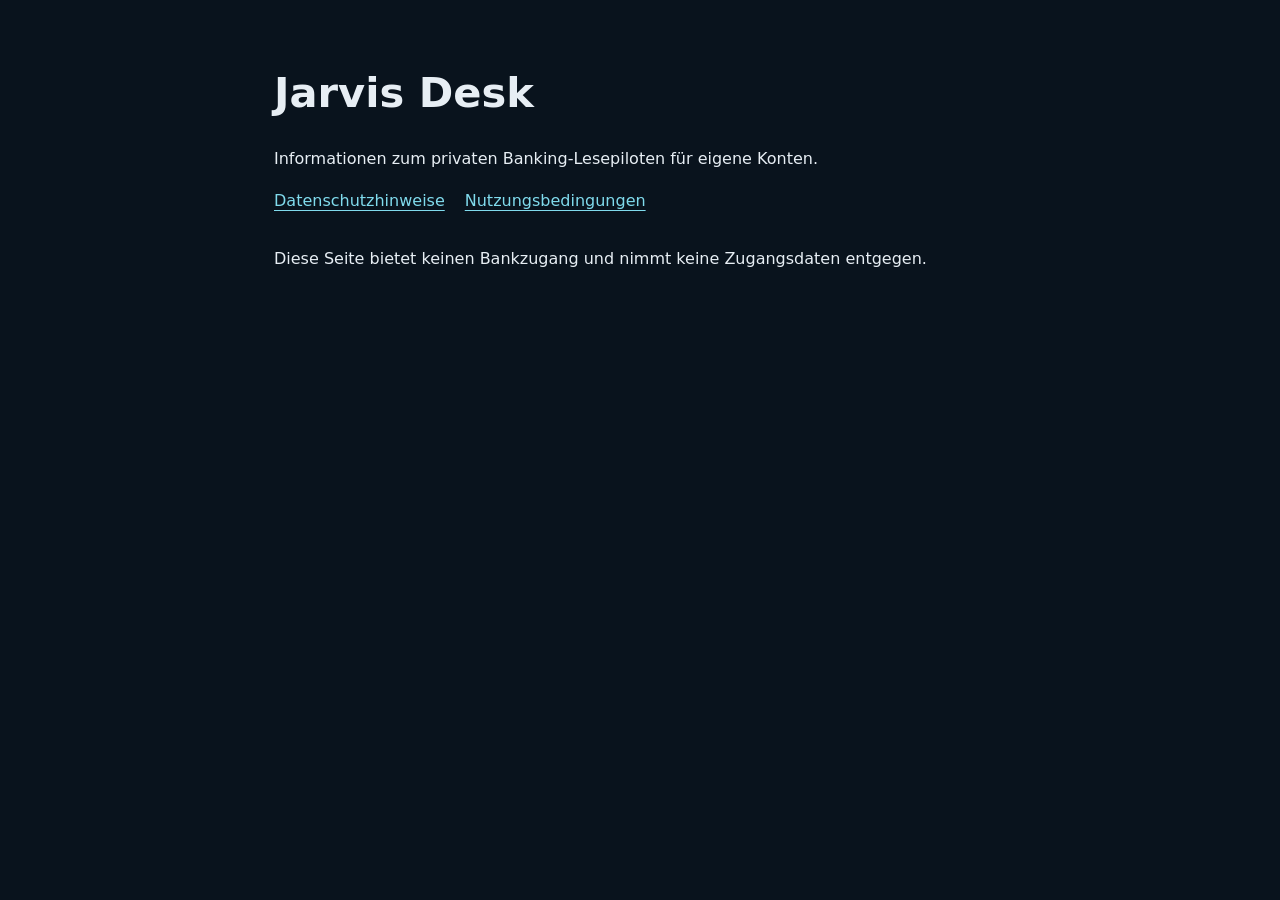
<file: index.html>
<!doctype html>
<html lang="de">
<head>
  <meta charset="utf-8">
  <meta name="viewport" content="width=device-width, initial-scale=1">
  <meta name="robots" content="noindex, nofollow">
  <title>Jarvis Desk – Banking-Informationen</title>
  <link rel="stylesheet" href="style.css">
</head>
<body><main>
  <h1>Jarvis Desk</h1>
  <p>Informationen zum privaten Banking-Lesepiloten für eigene Konten.</p>
  <nav aria-label="Informationsseiten"><a href="privacy.html">Datenschutzhinweise</a><a href="terms.html">Nutzungsbedingungen</a></nav>
  <p>Diese Seite bietet keinen Bankzugang und nimmt keine Zugangsdaten entgegen.</p>
</main></body>
</html>
</file>
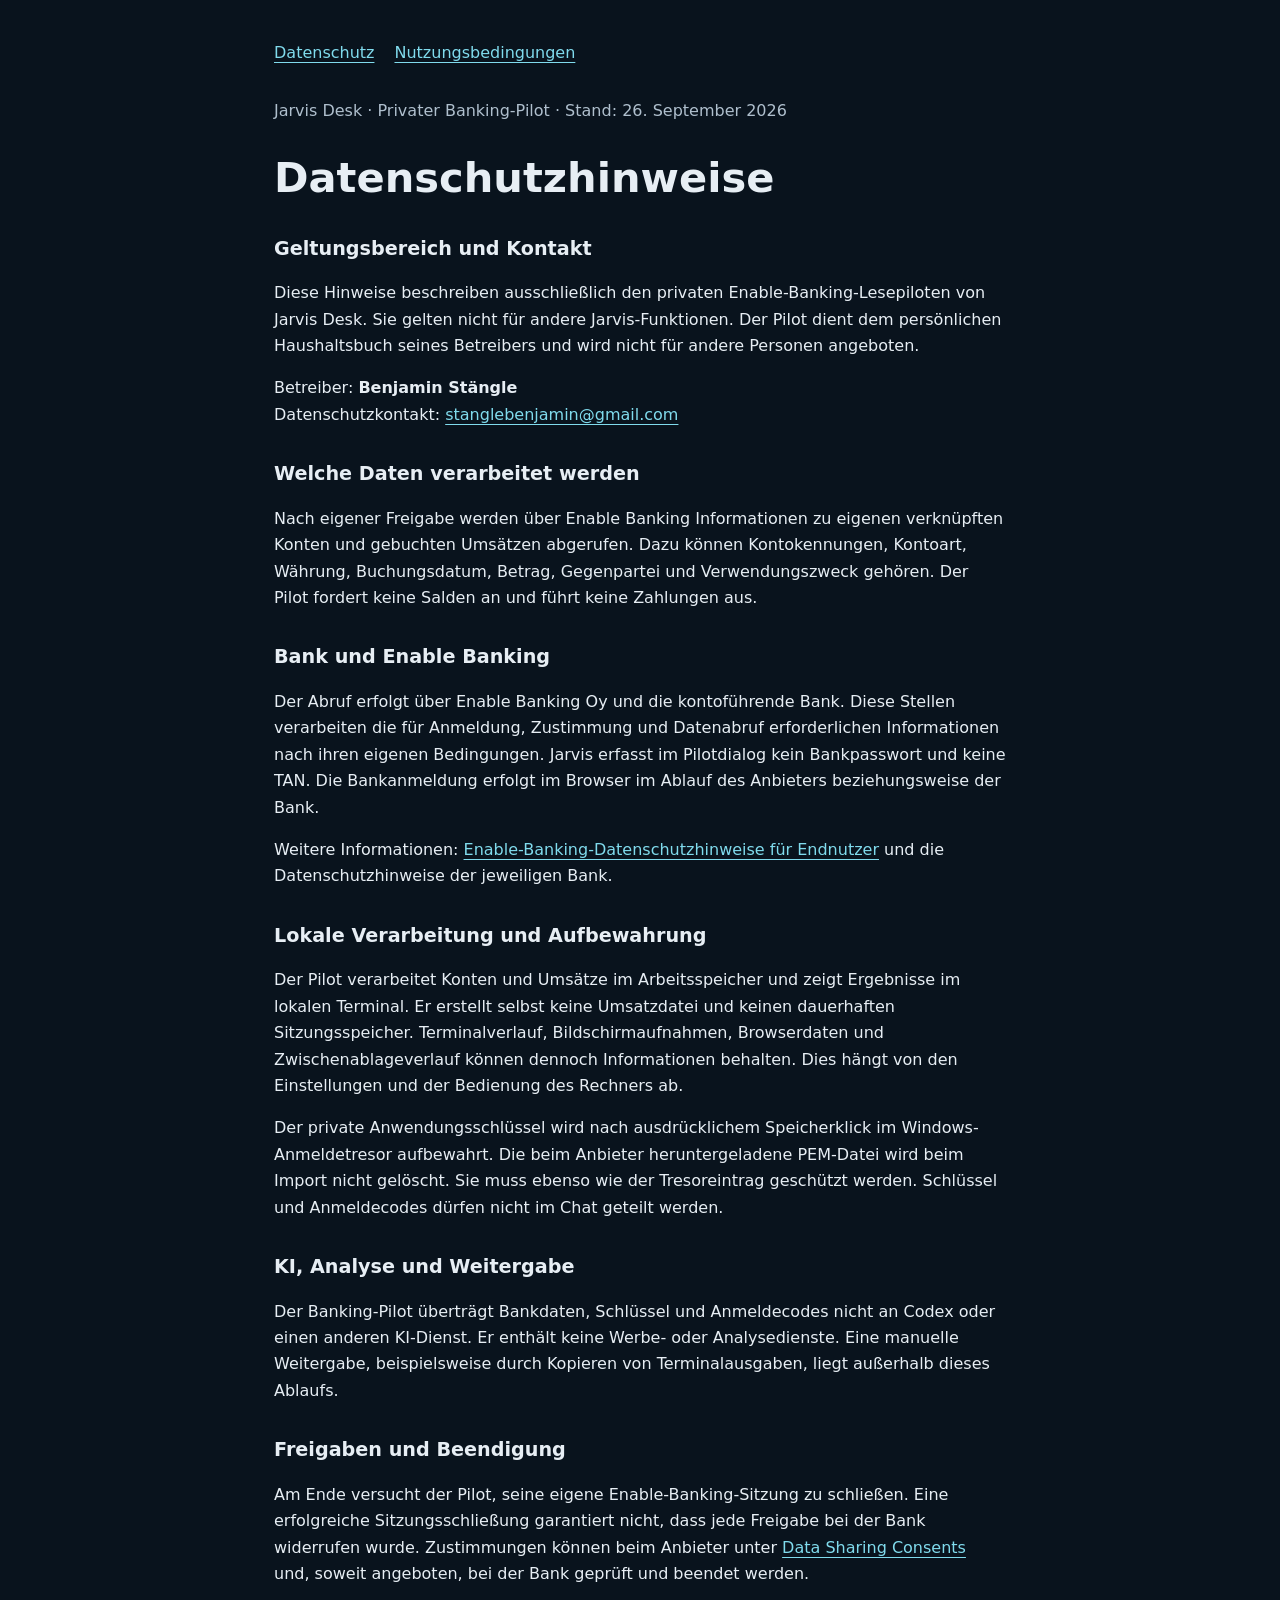
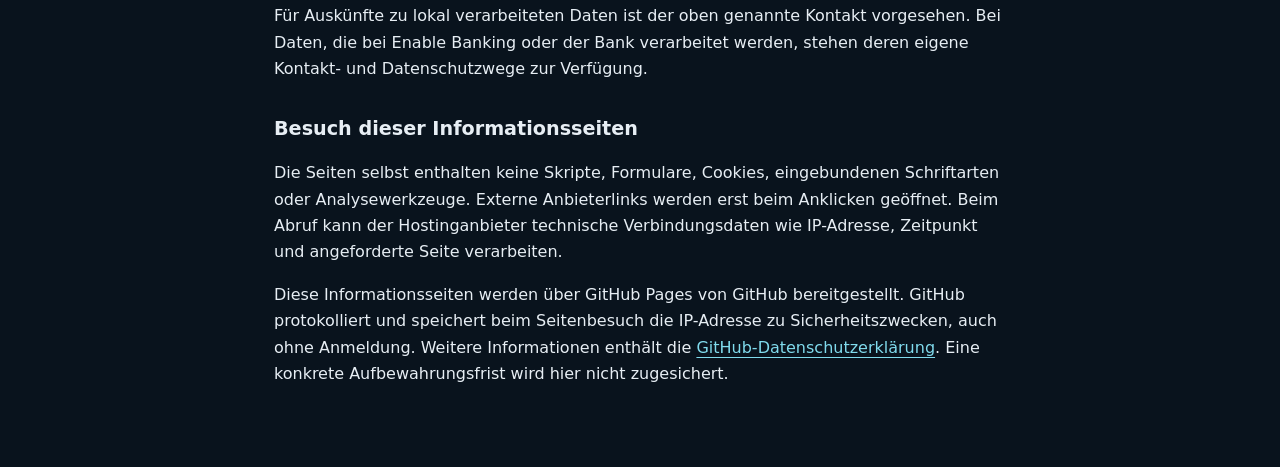
<file: privacy.html>
<!doctype html>
<html lang="de">
<head>
  <meta charset="utf-8">
  <meta name="viewport" content="width=device-width, initial-scale=1">
  <meta name="robots" content="noindex, nofollow">
  <title>Datenschutzhinweise – Jarvis Desk Banking</title>
  <link rel="stylesheet" href="style.css">
</head>
<body><main>
  <nav aria-label="Informationsseiten"><a href="privacy.html" aria-current="page">Datenschutz</a><a href="terms.html">Nutzungsbedingungen</a></nav>
  <p class="meta">Jarvis Desk · Privater Banking-Pilot · Stand: 26. September 2026</p>
  <h1>Datenschutzhinweise</h1>
  <h2>Geltungsbereich und Kontakt</h2>
  <p>Diese Hinweise beschreiben ausschließlich den privaten Enable-Banking-Lesepiloten von Jarvis Desk. Sie gelten nicht für andere Jarvis-Funktionen. Der Pilot dient dem persönlichen Haushaltsbuch seines Betreibers und wird nicht für andere Personen angeboten.</p>
  <p>Betreiber: <strong>Benjamin Stängle</strong><br>Datenschutzkontakt: <a href="mailto:stanglebenjamin@gmail.com">stanglebenjamin@gmail.com</a></p>
  <h2>Welche Daten verarbeitet werden</h2>
  <p>Nach eigener Freigabe werden über Enable Banking Informationen zu eigenen verknüpften Konten und gebuchten Umsätzen abgerufen. Dazu können Kontokennungen, Kontoart, Währung, Buchungsdatum, Betrag, Gegenpartei und Verwendungszweck gehören. Der Pilot fordert keine Salden an und führt keine Zahlungen aus.</p>
  <h2>Bank und Enable Banking</h2>
  <p>Der Abruf erfolgt über Enable Banking Oy und die kontoführende Bank. Diese Stellen verarbeiten die für Anmeldung, Zustimmung und Datenabruf erforderlichen Informationen nach ihren eigenen Bedingungen. Jarvis erfasst im Pilotdialog kein Bankpasswort und keine TAN. Die Bankanmeldung erfolgt im Browser im Ablauf des Anbieters beziehungsweise der Bank.</p>
  <p>Weitere Informationen: <a href="https://tilisy.enablebanking.com/privacy">Enable-Banking-Datenschutzhinweise für Endnutzer</a> und die Datenschutzhinweise der jeweiligen Bank.</p>
  <h2>Lokale Verarbeitung und Aufbewahrung</h2>
  <p>Der Pilot verarbeitet Konten und Umsätze im Arbeitsspeicher und zeigt Ergebnisse im lokalen Terminal. Er erstellt selbst keine Umsatzdatei und keinen dauerhaften Sitzungsspeicher. Terminalverlauf, Bildschirmaufnahmen, Browserdaten und Zwischenablageverlauf können dennoch Informationen behalten. Dies hängt von den Einstellungen und der Bedienung des Rechners ab.</p>
  <p>Der private Anwendungsschlüssel wird nach ausdrücklichem Speicherklick im Windows-Anmeldetresor aufbewahrt. Die beim Anbieter heruntergeladene PEM-Datei wird beim Import nicht gelöscht. Sie muss ebenso wie der Tresoreintrag geschützt werden. Schlüssel und Anmeldecodes dürfen nicht im Chat geteilt werden.</p>
  <h2>KI, Analyse und Weitergabe</h2>
  <p>Der Banking-Pilot überträgt Bankdaten, Schlüssel und Anmeldecodes nicht an Codex oder einen anderen KI-Dienst. Er enthält keine Werbe- oder Analysedienste. Eine manuelle Weitergabe, beispielsweise durch Kopieren von Terminalausgaben, liegt außerhalb dieses Ablaufs.</p>
  <h2>Freigaben und Beendigung</h2>
  <p>Am Ende versucht der Pilot, seine eigene Enable-Banking-Sitzung zu schließen. Eine erfolgreiche Sitzungsschließung garantiert nicht, dass jede Freigabe bei der Bank widerrufen wurde. Zustimmungen können beim Anbieter unter <a href="https://enablebanking.com/data-sharing-consents/">Data Sharing Consents</a> und, soweit angeboten, bei der Bank geprüft und beendet werden.</p>
  <p>Für Auskünfte zu lokal verarbeiteten Daten ist der oben genannte Kontakt vorgesehen. Bei Daten, die bei Enable Banking oder der Bank verarbeitet werden, stehen deren eigene Kontakt- und Datenschutzwege zur Verfügung.</p>
  <h2>Besuch dieser Informationsseiten</h2>
  <p>Die Seiten selbst enthalten keine Skripte, Formulare, Cookies, eingebundenen Schriftarten oder Analysewerkzeuge. Externe Anbieterlinks werden erst beim Anklicken geöffnet. Beim Abruf kann der Hostinganbieter technische Verbindungsdaten wie IP-Adresse, Zeitpunkt und angeforderte Seite verarbeiten.</p>
  <p>Diese Informationsseiten werden über GitHub Pages von GitHub bereitgestellt. GitHub protokolliert und speichert beim Seitenbesuch die IP-Adresse zu Sicherheitszwecken, auch ohne Anmeldung. Weitere Informationen enthält die <a href="https://docs.github.com/en/site-policy/privacy-policies/github-general-privacy-statement">GitHub-Datenschutzerklärung</a>. Eine konkrete Aufbewahrungsfrist wird hier nicht zugesichert.</p>
</main></body>
</html>
</file>
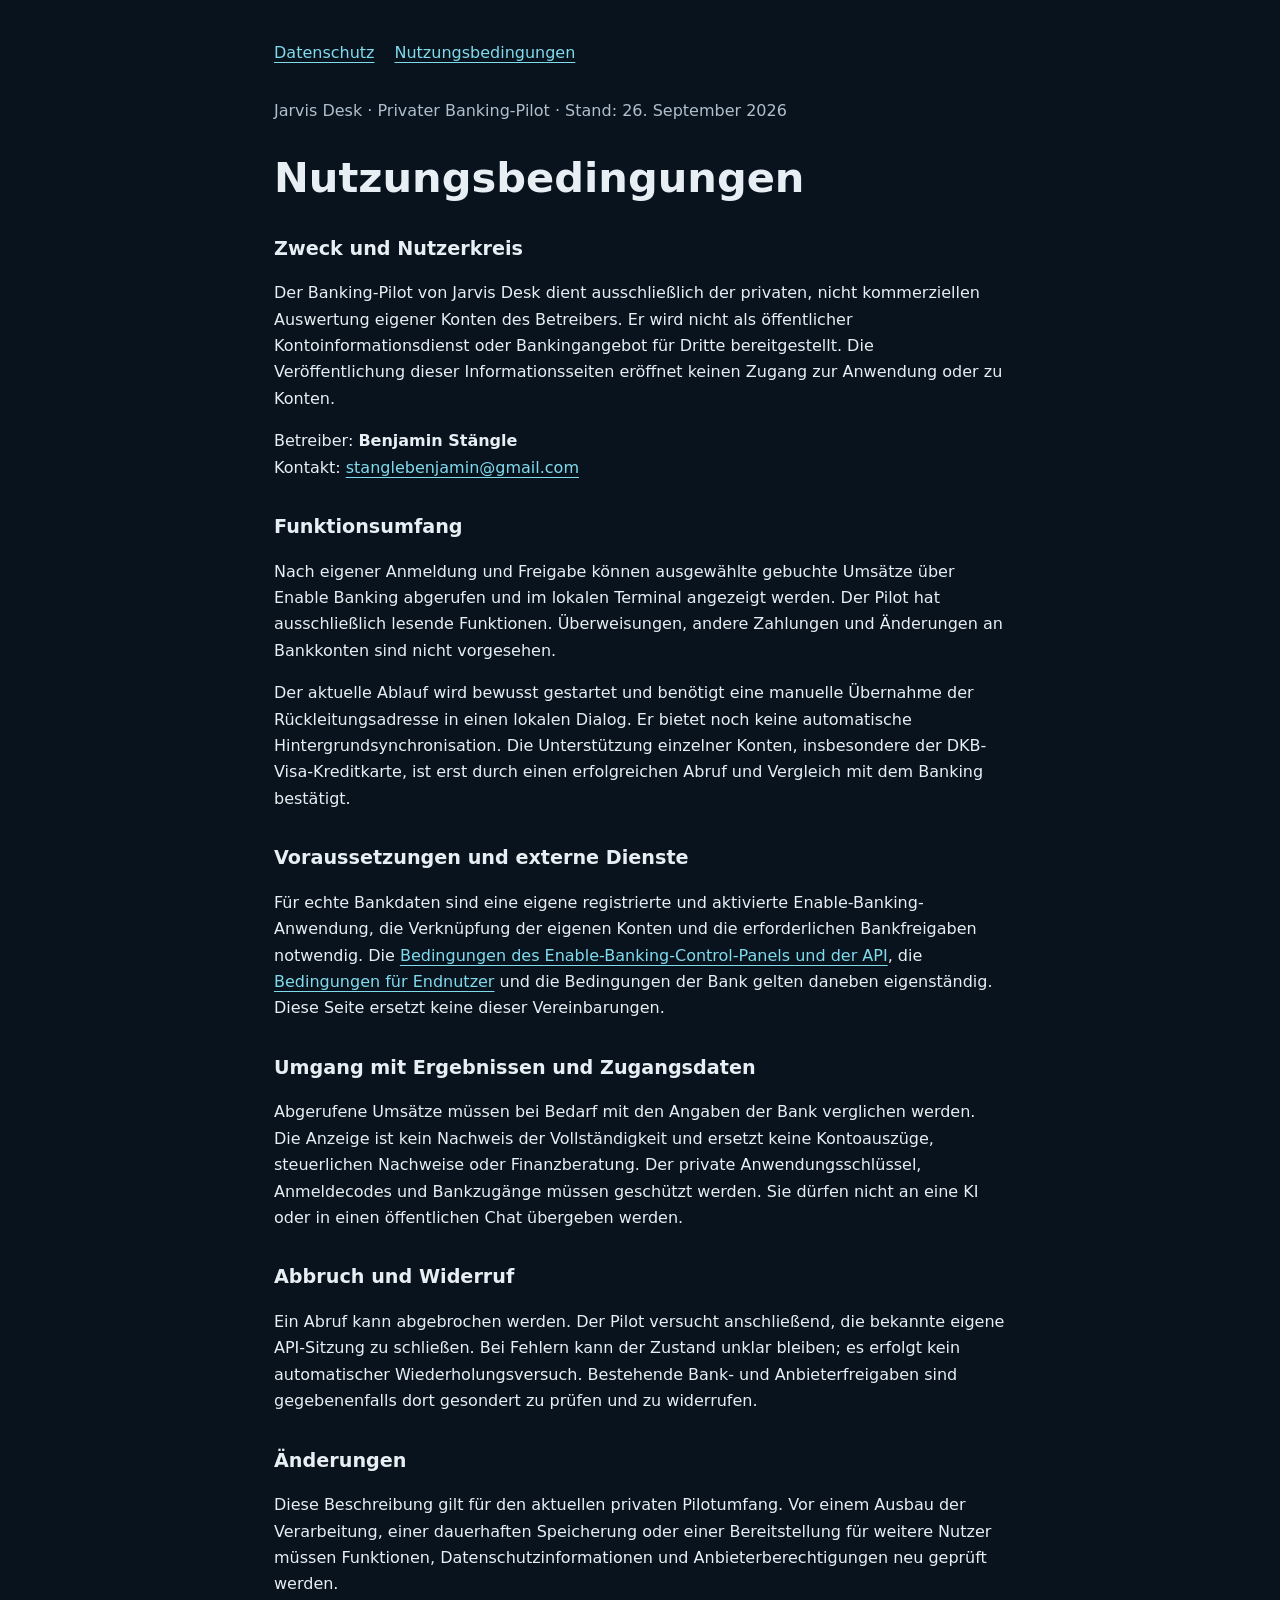
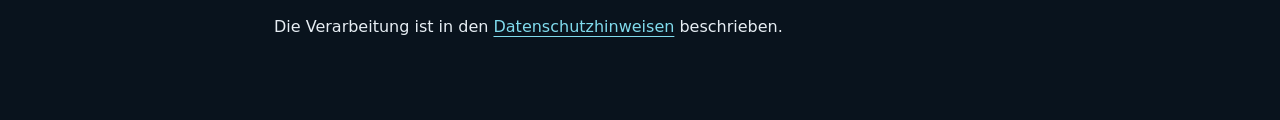
<file: terms.html>
<!doctype html>
<html lang="de">
<head>
  <meta charset="utf-8">
  <meta name="viewport" content="width=device-width, initial-scale=1">
  <meta name="robots" content="noindex, nofollow">
  <title>Nutzungsbedingungen – Jarvis Desk Banking</title>
  <link rel="stylesheet" href="style.css">
</head>
<body><main>
  <nav aria-label="Informationsseiten"><a href="privacy.html">Datenschutz</a><a href="terms.html" aria-current="page">Nutzungsbedingungen</a></nav>
  <p class="meta">Jarvis Desk · Privater Banking-Pilot · Stand: 26. September 2026</p>
  <h1>Nutzungsbedingungen</h1>
  <h2>Zweck und Nutzerkreis</h2>
  <p>Der Banking-Pilot von Jarvis Desk dient ausschließlich der privaten, nicht kommerziellen Auswertung eigener Konten des Betreibers. Er wird nicht als öffentlicher Kontoinformationsdienst oder Bankingangebot für Dritte bereitgestellt. Die Veröffentlichung dieser Informationsseiten eröffnet keinen Zugang zur Anwendung oder zu Konten.</p>
  <p>Betreiber: <strong>Benjamin Stängle</strong><br>Kontakt: <a href="mailto:stanglebenjamin@gmail.com">stanglebenjamin@gmail.com</a></p>
  <h2>Funktionsumfang</h2>
  <p>Nach eigener Anmeldung und Freigabe können ausgewählte gebuchte Umsätze über Enable Banking abgerufen und im lokalen Terminal angezeigt werden. Der Pilot hat ausschließlich lesende Funktionen. Überweisungen, andere Zahlungen und Änderungen an Bankkonten sind nicht vorgesehen.</p>
  <p>Der aktuelle Ablauf wird bewusst gestartet und benötigt eine manuelle Übernahme der Rückleitungsadresse in einen lokalen Dialog. Er bietet noch keine automatische Hintergrundsynchronisation. Die Unterstützung einzelner Konten, insbesondere der DKB-Visa-Kreditkarte, ist erst durch einen erfolgreichen Abruf und Vergleich mit dem Banking bestätigt.</p>
  <h2>Voraussetzungen und externe Dienste</h2>
  <p>Für echte Bankdaten sind eine eigene registrierte und aktivierte Enable-Banking-Anwendung, die Verknüpfung der eigenen Konten und die erforderlichen Bankfreigaben notwendig. Die <a href="https://enablebanking.com/terms/">Bedingungen des Enable-Banking-Control-Panels und der API</a>, die <a href="https://tilisy.enablebanking.com/terms">Bedingungen für Endnutzer</a> und die Bedingungen der Bank gelten daneben eigenständig. Diese Seite ersetzt keine dieser Vereinbarungen.</p>
  <h2>Umgang mit Ergebnissen und Zugangsdaten</h2>
  <p>Abgerufene Umsätze müssen bei Bedarf mit den Angaben der Bank verglichen werden. Die Anzeige ist kein Nachweis der Vollständigkeit und ersetzt keine Kontoauszüge, steuerlichen Nachweise oder Finanzberatung. Der private Anwendungsschlüssel, Anmeldecodes und Bankzugänge müssen geschützt werden. Sie dürfen nicht an eine KI oder in einen öffentlichen Chat übergeben werden.</p>
  <h2>Abbruch und Widerruf</h2>
  <p>Ein Abruf kann abgebrochen werden. Der Pilot versucht anschließend, die bekannte eigene API-Sitzung zu schließen. Bei Fehlern kann der Zustand unklar bleiben; es erfolgt kein automatischer Wiederholungsversuch. Bestehende Bank- und Anbieterfreigaben sind gegebenenfalls dort gesondert zu prüfen und zu widerrufen.</p>
  <h2>Änderungen</h2>
  <p>Diese Beschreibung gilt für den aktuellen privaten Pilotumfang. Vor einem Ausbau der Verarbeitung, einer dauerhaften Speicherung oder einer Bereitstellung für weitere Nutzer müssen Funktionen, Datenschutzinformationen und Anbieterberechtigungen neu geprüft werden.</p>
  <p>Die Verarbeitung ist in den <a href="privacy.html">Datenschutzhinweisen</a> beschrieben.</p>
</main></body>
</html>
</file>
<file: style.css>
:root { color-scheme: dark; font-family: system-ui, sans-serif; background: #09131d; color: #e7eef4; }
* { box-sizing: border-box; }
body { margin: 0; line-height: 1.65; }
main { max-width: 780px; margin: 0 auto; padding: 40px 24px 64px; }
nav { display: flex; flex-wrap: wrap; gap: 20px; margin-bottom: 32px; }
a { color: #80dbed; text-underline-offset: 4px; }
a:focus-visible { outline: 3px solid #80dbed; outline-offset: 5px; }
h1 { line-height: 1.2; font-size: clamp(1.8rem, 5vw, 2.6rem); }
h2 { margin-top: 30px; font-size: 1.2rem; }
.meta { color: #afbfcd; }
.draft { border-left: 4px solid #f1bd65; background: #20232a; padding: 16px; }
@media (max-width: 480px) { main { padding: 24px 18px 40px; } }
</file>
